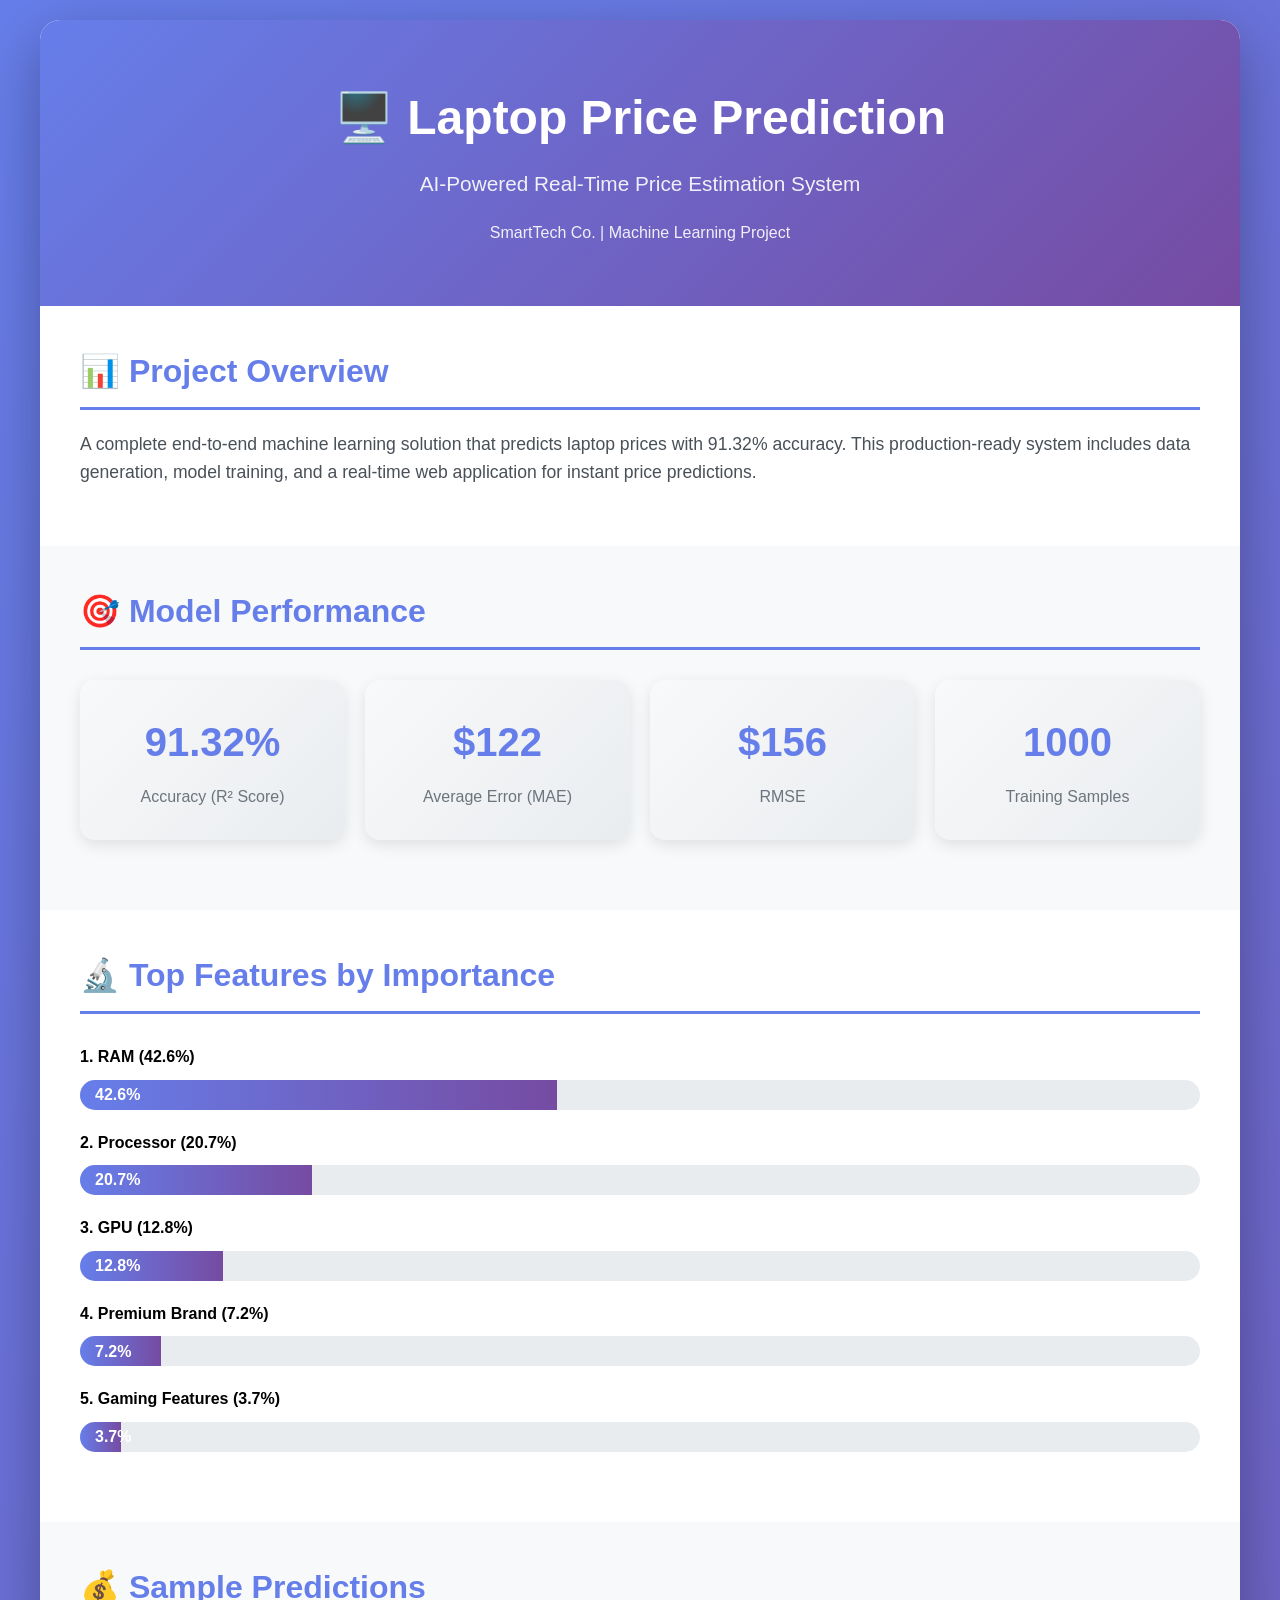
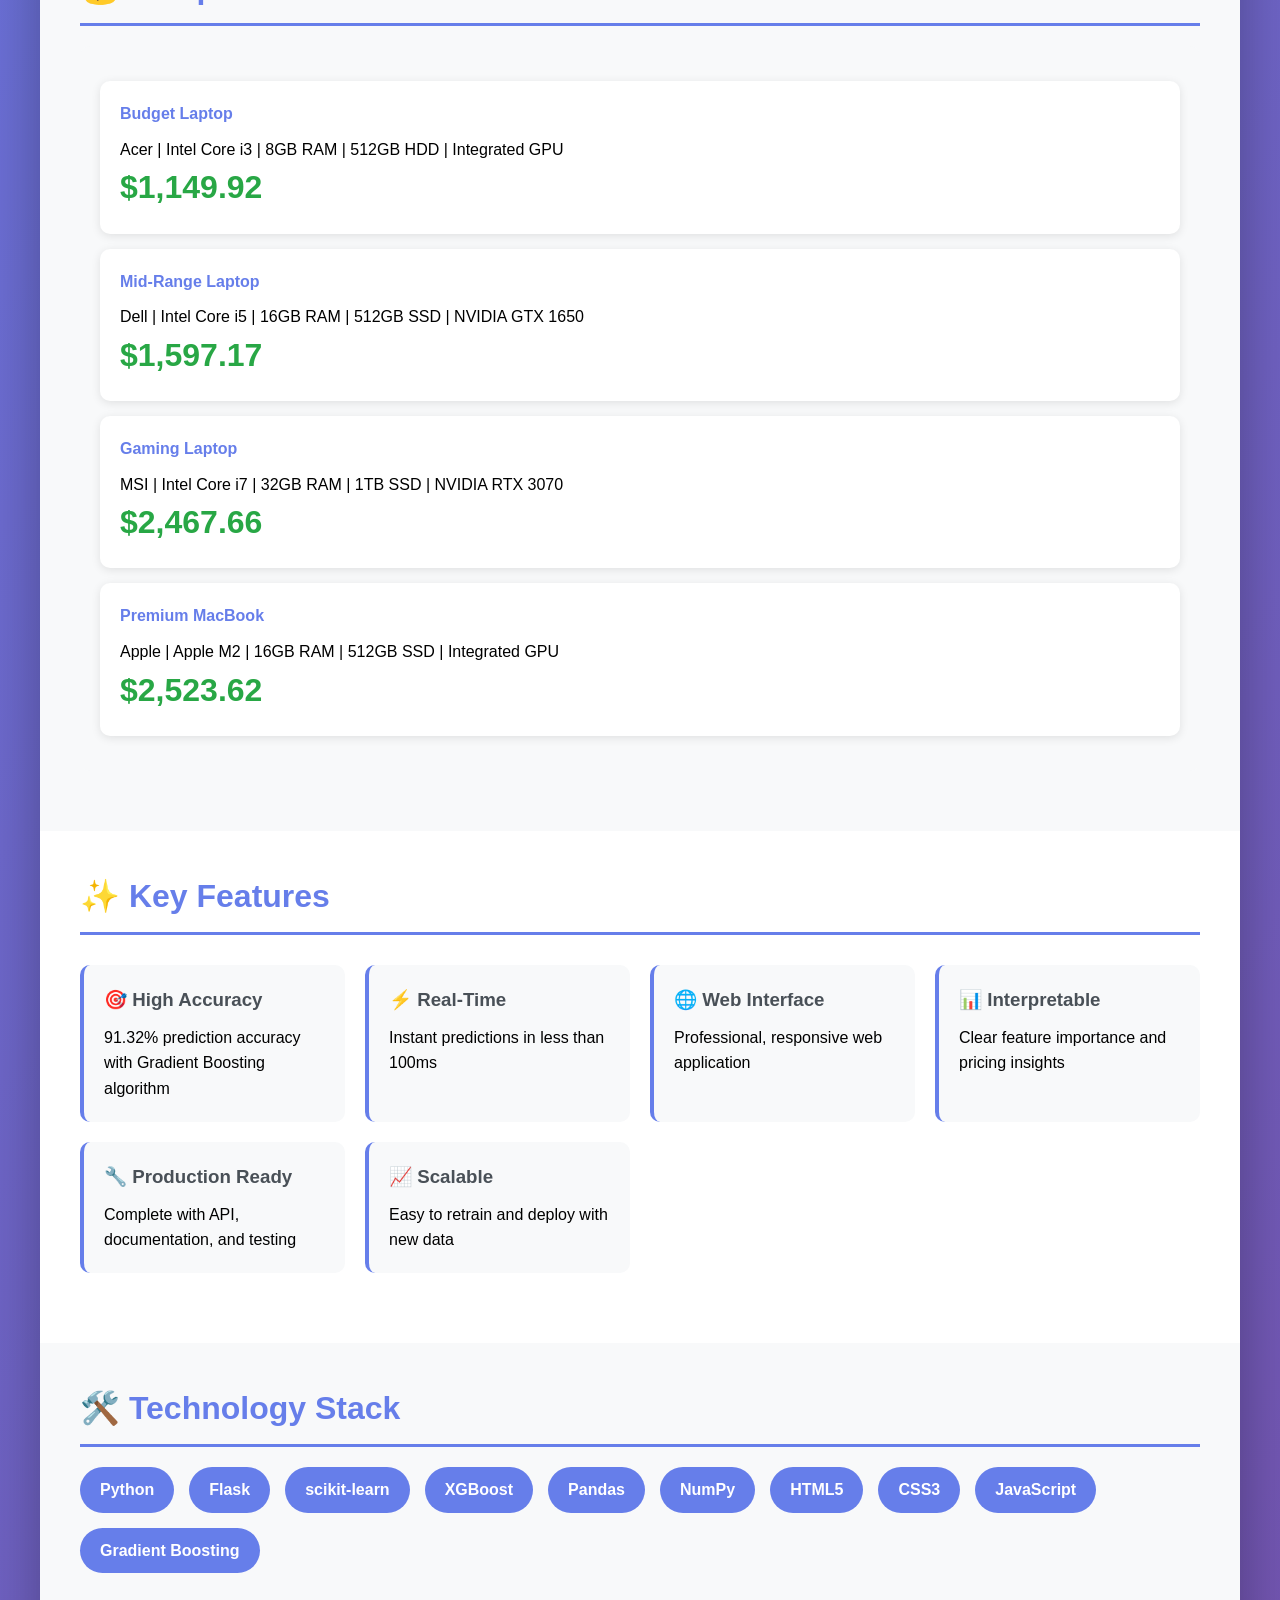
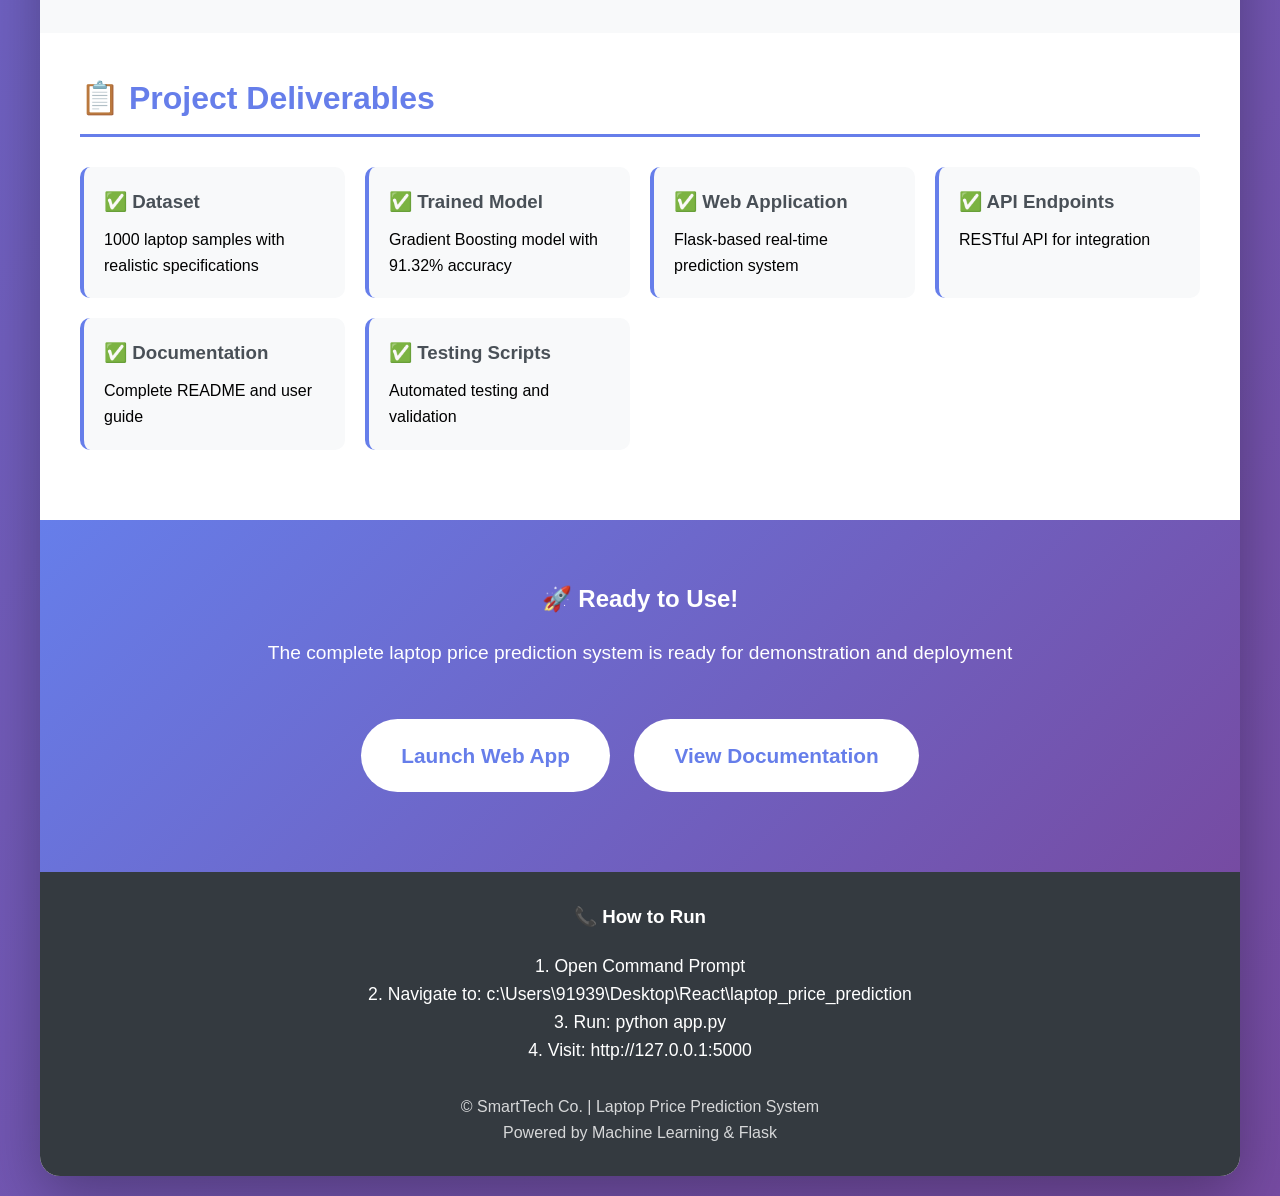
<file: PROJECT_SHOWCASE.html>
<!DOCTYPE html>
<html lang="en">
<head>
    <meta charset="UTF-8">
    <meta name="viewport" content="width=device-width, initial-scale=1.0">
    <title>Laptop Price Prediction - Project Showcase</title>
    <style>
        * {
            margin: 0;
            padding: 0;
            box-sizing: border-box;
        }
        body {
            font-family: 'Segoe UI', Tahoma, Geneva, Verdana, sans-serif;
            background: linear-gradient(135deg, #667eea 0%, #764ba2 100%);
            padding: 20px;
            line-height: 1.6;
        }
        .container {
            max-width: 1200px;
            margin: 0 auto;
            background: white;
            border-radius: 20px;
            overflow: hidden;
            box-shadow: 0 20px 60px rgba(0,0,0,0.3);
        }
        header {
            background: linear-gradient(135deg, #667eea 0%, #764ba2 100%);
            color: white;
            padding: 60px 40px;
            text-align: center;
        }
        header h1 {
            font-size: 3em;
            margin-bottom: 10px;
        }
        header p {
            font-size: 1.3em;
            opacity: 0.9;
        }
        .section {
            padding: 40px;
        }
        .section h2 {
            color: #667eea;
            font-size: 2em;
            margin-bottom: 20px;
            border-bottom: 3px solid #667eea;
            padding-bottom: 10px;
        }
        .metrics {
            display: grid;
            grid-template-columns: repeat(auto-fit, minmax(200px, 1fr));
            gap: 20px;
            margin: 30px 0;
        }
        .metric-card {
            background: linear-gradient(135deg, #f8f9fa 0%, #e9ecef 100%);
            padding: 30px;
            border-radius: 15px;
            text-align: center;
            box-shadow: 0 5px 15px rgba(0,0,0,0.1);
        }
        .metric-value {
            font-size: 2.5em;
            font-weight: bold;
            color: #667eea;
            margin-bottom: 10px;
        }
        .metric-label {
            font-size: 1em;
            color: #6c757d;
        }
        .features {
            display: grid;
            grid-template-columns: repeat(auto-fit, minmax(250px, 1fr));
            gap: 20px;
            margin: 30px 0;
        }
        .feature-card {
            background: #f8f9fa;
            padding: 20px;
            border-radius: 10px;
            border-left: 4px solid #667eea;
        }
        .feature-card h3 {
            color: #495057;
            margin-bottom: 10px;
        }
        .tech-stack {
            display: flex;
            flex-wrap: wrap;
            gap: 15px;
            margin: 20px 0;
        }
        .tech-badge {
            background: #667eea;
            color: white;
            padding: 10px 20px;
            border-radius: 25px;
            font-weight: bold;
        }
        .cta-section {
            background: linear-gradient(135deg, #667eea 0%, #764ba2 100%);
            color: white;
            padding: 60px 40px;
            text-align: center;
        }
        .cta-button {
            display: inline-block;
            background: white;
            color: #667eea;
            padding: 20px 40px;
            border-radius: 50px;
            text-decoration: none;
            font-size: 1.3em;
            font-weight: bold;
            margin: 20px 10px;
            transition: transform 0.3s;
        }
        .cta-button:hover {
            transform: translateY(-5px);
        }
        .sample-predictions {
            background: #f8f9fa;
            padding: 20px;
            border-radius: 10px;
            margin: 20px 0;
        }
        .prediction-item {
            background: white;
            padding: 20px;
            margin: 15px 0;
            border-radius: 10px;
            box-shadow: 0 2px 10px rgba(0,0,0,0.1);
        }
        .prediction-item h4 {
            color: #667eea;
            margin-bottom: 10px;
        }
        .prediction-price {
            font-size: 2em;
            font-weight: bold;
            color: #28a745;
        }
        footer {
            background: #343a40;
            color: white;
            padding: 30px;
            text-align: center;
        }
        .importance-bar {
            background: #e9ecef;
            height: 30px;
            border-radius: 15px;
            margin: 10px 0;
            overflow: hidden;
        }
        .importance-fill {
            background: linear-gradient(90deg, #667eea 0%, #764ba2 100%);
            height: 100%;
            display: flex;
            align-items: center;
            padding: 0 15px;
            color: white;
            font-weight: bold;
        }
    </style>
</head>
<body>
    <div class="container">
        <header>
            <h1>🖥️ Laptop Price Prediction</h1>
            <p>AI-Powered Real-Time Price Estimation System</p>
            <p style="margin-top: 20px; font-size: 1em;">SmartTech Co. | Machine Learning Project</p>
        </header>

        <div class="section">
            <h2>📊 Project Overview</h2>
            <p style="font-size: 1.1em; color: #495057; margin: 20px 0;">
                A complete end-to-end machine learning solution that predicts laptop prices with 91.32% accuracy. 
                This production-ready system includes data generation, model training, and a real-time web application 
                for instant price predictions.
            </p>
        </div>

        <div class="section" style="background: #f8f9fa;">
            <h2>🎯 Model Performance</h2>
            <div class="metrics">
                <div class="metric-card">
                    <div class="metric-value">91.32%</div>
                    <div class="metric-label">Accuracy (R² Score)</div>
                </div>
                <div class="metric-card">
                    <div class="metric-value">$122</div>
                    <div class="metric-label">Average Error (MAE)</div>
                </div>
                <div class="metric-card">
                    <div class="metric-value">$156</div>
                    <div class="metric-label">RMSE</div>
                </div>
                <div class="metric-card">
                    <div class="metric-value">1000</div>
                    <div class="metric-label">Training Samples</div>
                </div>
            </div>
        </div>

        <div class="section">
            <h2>🔬 Top Features by Importance</h2>
            <div style="margin: 30px 0;">
                <div style="margin: 20px 0;">
                    <strong>1. RAM (42.6%)</strong>
                    <div class="importance-bar">
                        <div class="importance-fill" style="width: 42.6%;">42.6%</div>
                    </div>
                </div>
                <div style="margin: 20px 0;">
                    <strong>2. Processor (20.7%)</strong>
                    <div class="importance-bar">
                        <div class="importance-fill" style="width: 20.7%;">20.7%</div>
                    </div>
                </div>
                <div style="margin: 20px 0;">
                    <strong>3. GPU (12.8%)</strong>
                    <div class="importance-bar">
                        <div class="importance-fill" style="width: 12.8%;">12.8%</div>
                    </div>
                </div>
                <div style="margin: 20px 0;">
                    <strong>4. Premium Brand (7.2%)</strong>
                    <div class="importance-bar">
                        <div class="importance-fill" style="width: 7.2%;">7.2%</div>
                    </div>
                </div>
                <div style="margin: 20px 0;">
                    <strong>5. Gaming Features (3.7%)</strong>
                    <div class="importance-bar">
                        <div class="importance-fill" style="width: 3.7%;">3.7%</div>
                    </div>
                </div>
            </div>
        </div>

        <div class="section" style="background: #f8f9fa;">
            <h2>💰 Sample Predictions</h2>
            <div class="sample-predictions">
                <div class="prediction-item">
                    <h4>Budget Laptop</h4>
                    <p>Acer | Intel Core i3 | 8GB RAM | 512GB HDD | Integrated GPU</p>
                    <div class="prediction-price">$1,149.92</div>
                </div>
                <div class="prediction-item">
                    <h4>Mid-Range Laptop</h4>
                    <p>Dell | Intel Core i5 | 16GB RAM | 512GB SSD | NVIDIA GTX 1650</p>
                    <div class="prediction-price">$1,597.17</div>
                </div>
                <div class="prediction-item">
                    <h4>Gaming Laptop</h4>
                    <p>MSI | Intel Core i7 | 32GB RAM | 1TB SSD | NVIDIA RTX 3070</p>
                    <div class="prediction-price">$2,467.66</div>
                </div>
                <div class="prediction-item">
                    <h4>Premium MacBook</h4>
                    <p>Apple | Apple M2 | 16GB RAM | 512GB SSD | Integrated GPU</p>
                    <div class="prediction-price">$2,523.62</div>
                </div>
            </div>
        </div>

        <div class="section">
            <h2>✨ Key Features</h2>
            <div class="features">
                <div class="feature-card">
                    <h3>🎯 High Accuracy</h3>
                    <p>91.32% prediction accuracy with Gradient Boosting algorithm</p>
                </div>
                <div class="feature-card">
                    <h3>⚡ Real-Time</h3>
                    <p>Instant predictions in less than 100ms</p>
                </div>
                <div class="feature-card">
                    <h3>🌐 Web Interface</h3>
                    <p>Professional, responsive web application</p>
                </div>
                <div class="feature-card">
                    <h3>📊 Interpretable</h3>
                    <p>Clear feature importance and pricing insights</p>
                </div>
                <div class="feature-card">
                    <h3>🔧 Production Ready</h3>
                    <p>Complete with API, documentation, and testing</p>
                </div>
                <div class="feature-card">
                    <h3>📈 Scalable</h3>
                    <p>Easy to retrain and deploy with new data</p>
                </div>
            </div>
        </div>

        <div class="section" style="background: #f8f9fa;">
            <h2>🛠️ Technology Stack</h2>
            <div class="tech-stack">
                <span class="tech-badge">Python</span>
                <span class="tech-badge">Flask</span>
                <span class="tech-badge">scikit-learn</span>
                <span class="tech-badge">XGBoost</span>
                <span class="tech-badge">Pandas</span>
                <span class="tech-badge">NumPy</span>
                <span class="tech-badge">HTML5</span>
                <span class="tech-badge">CSS3</span>
                <span class="tech-badge">JavaScript</span>
                <span class="tech-badge">Gradient Boosting</span>
            </div>
        </div>

        <div class="section">
            <h2>📋 Project Deliverables</h2>
            <div class="features">
                <div class="feature-card">
                    <h3>✅ Dataset</h3>
                    <p>1000 laptop samples with realistic specifications</p>
                </div>
                <div class="feature-card">
                    <h3>✅ Trained Model</h3>
                    <p>Gradient Boosting model with 91.32% accuracy</p>
                </div>
                <div class="feature-card">
                    <h3>✅ Web Application</h3>
                    <p>Flask-based real-time prediction system</p>
                </div>
                <div class="feature-card">
                    <h3>✅ API Endpoints</h3>
                    <p>RESTful API for integration</p>
                </div>
                <div class="feature-card">
                    <h3>✅ Documentation</h3>
                    <p>Complete README and user guide</p>
                </div>
                <div class="feature-card">
                    <h3>✅ Testing Scripts</h3>
                    <p>Automated testing and validation</p>
                </div>
            </div>
        </div>

        <div class="cta-section">
            <h2 style="color: white; margin-bottom: 20px;">🚀 Ready to Use!</h2>
            <p style="font-size: 1.2em; margin-bottom: 30px;">
                The complete laptop price prediction system is ready for demonstration and deployment
            </p>
            <a href="http://127.0.0.1:5000" class="cta-button">Launch Web App</a>
            <a href="README.md" class="cta-button">View Documentation</a>
        </div>

        <footer>
            <h3>📞 How to Run</h3>
            <p style="margin: 20px 0; font-size: 1.1em;">
                1. Open Command Prompt<br>
                2. Navigate to: c:\Users\91939\Desktop\React\laptop_price_prediction<br>
                3. Run: python app.py<br>
                4. Visit: http://127.0.0.1:5000
            </p>
            <p style="margin-top: 30px; opacity: 0.8;">
                ©  SmartTech Co. | Laptop Price Prediction System<br>
                Powered by Machine Learning & Flask
            </p>
        </footer>
    </div>
</body>
</html>
</file>
